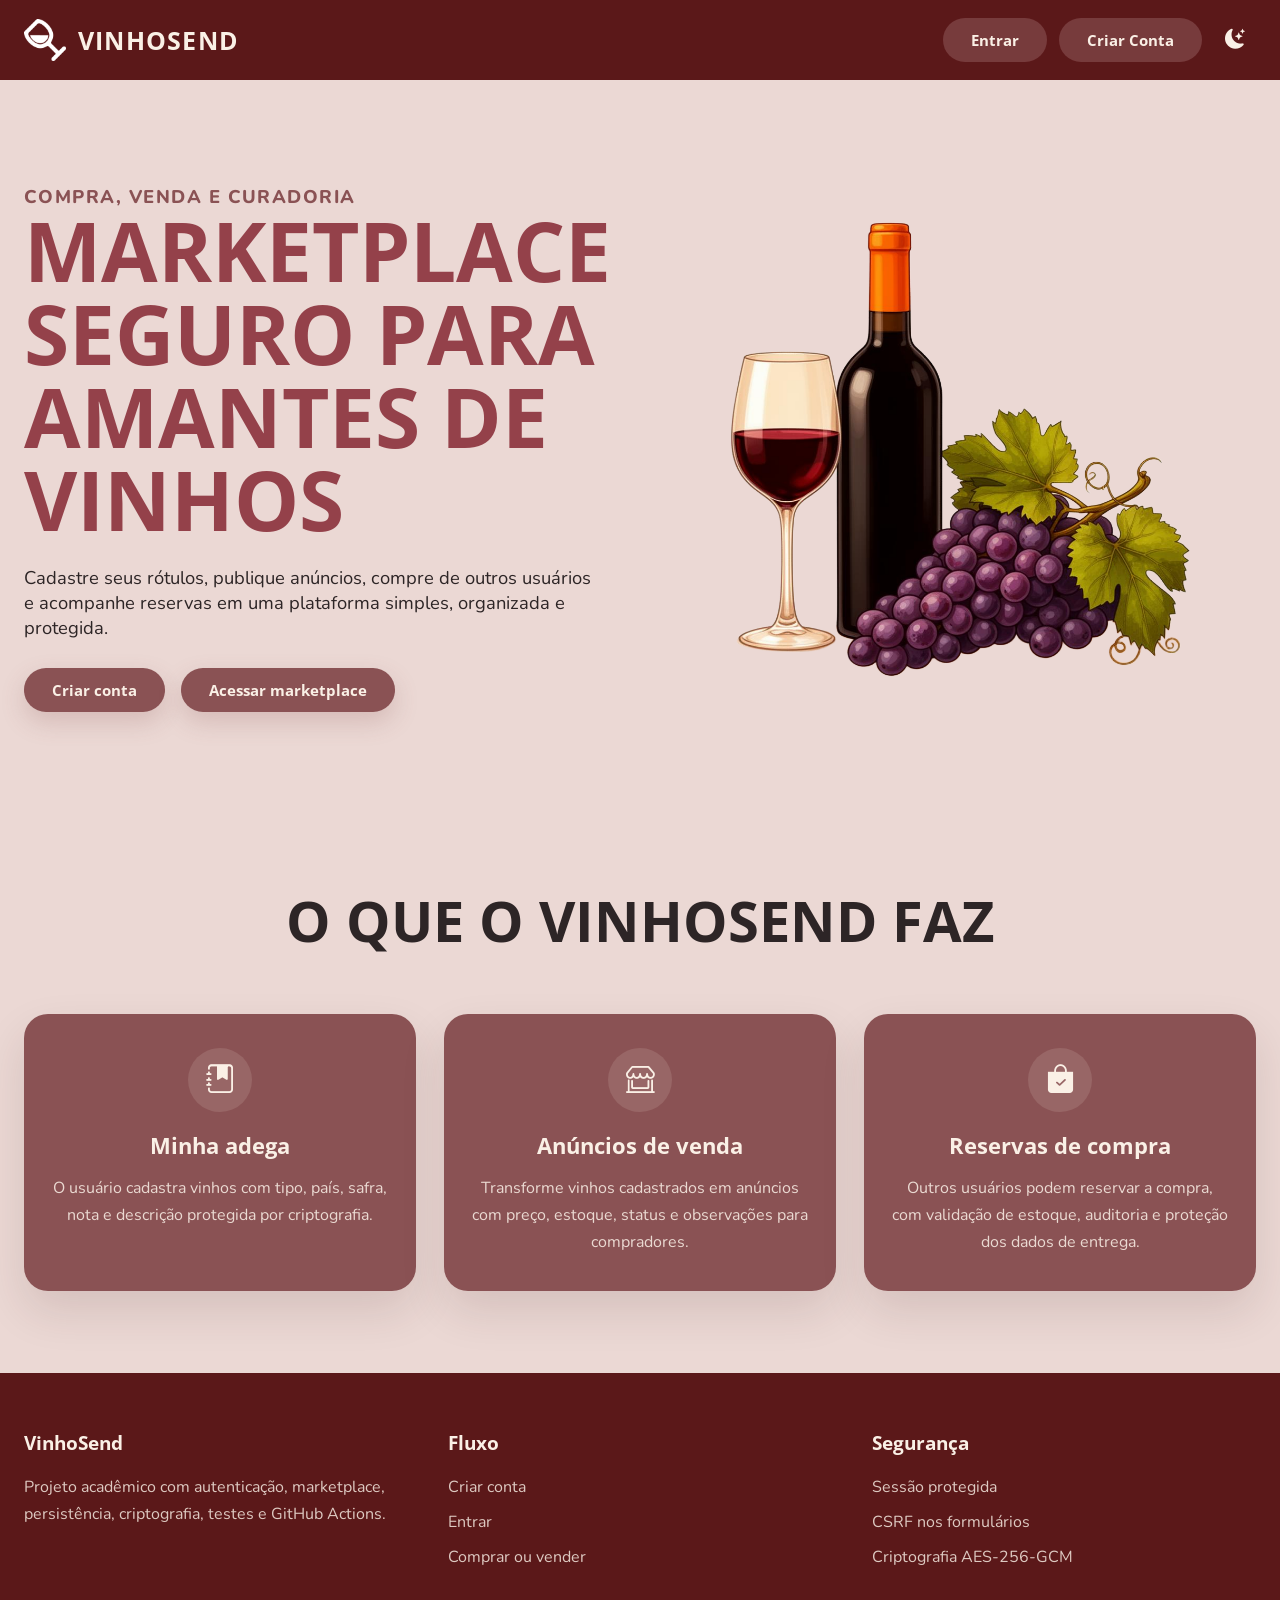
<file: index.html>
<!DOCTYPE html>
<html lang="pt-BR">
<head>
  <meta charset="UTF-8">
  <meta name="viewport" content="width=device-width, initial-scale=1.0">
  <title>VinhoSend | Marketplace de Vinhos</title>
  <meta name="description" content="VinhoSend — Marketplace seguro para cadastro, compra e venda de vinhos entre usuários.">
  <meta name="author" content="VinhoSend">
  <link rel="preconnect" href="https://fonts.googleapis.com">
  <link rel="preconnect" href="https://fonts.gstatic.com" crossorigin>
  <link href="https://fonts.googleapis.com/css2?family=Nunito:wght@400;600;700&family=Open+Sans:wght@400;600;700&display=swap" rel="stylesheet">
  <link rel="stylesheet" href="https://cdn.jsdelivr.net/npm/bootstrap-icons@1.11.3/font/bootstrap-icons.min.css">
  <link rel="stylesheet" href="styles.css">
</head>
<body>
  <div class="site-shell">
    <nav class="navbar">
      <a href="index.html" class="brand" aria-label="VinhoSend">
        <img src="assets/logo-taca-branca.svg" alt="Logo VinhoSend" class="brand-logo">
        <span class="brand-text">VinhoSend</span>
      </a>

      <div class="nav-actions">
        <a href="login.php" class="pill-btn pill-secondary">Entrar</a>
        <a href="registro.php" class="pill-btn pill-secondary">Criar Conta</a>
        <button type="button" id="themeToggle" class="theme-toggle" aria-label="Alternar tema">
          <i class="bi bi-moon-stars-fill icon-moon"></i>
          <i class="bi bi-sun-fill icon-sun"></i>
        </button>
      </div>
    </nav>

    <main>
      <section class="hero-section">
        <div class="container hero-grid">
          <div class="hero-copy fade-in-up">
            <p class="eyebrow">Compra, venda e curadoria</p>
            <h1>Marketplace seguro para amantes de vinhos</h1>
            <p>Cadastre seus rótulos, publique anúncios, compre de outros usuários e acompanhe reservas em uma plataforma simples, organizada e protegida.</p>
            <div class="hero-actions">
              <a href="registro.php" class="pill-btn pill-primary">Criar conta</a>
              <a href="login.php" class="pill-btn pill-primary">Acessar marketplace</a>
            </div>
          </div>
          <div class="hero-image-wrap fade-in-up delay-1">
            <img src="assets/wine-hero.png" alt="Garrafa de vinho com taça e uvas" class="hero-image">
          </div>
        </div>
      </section>

      <section id="features" class="features-section">
        <div class="container">
          <h2>O que o VinhoSend faz</h2>
          <div class="features-grid">
            <article class="feature-card fade-in-up">
              <div class="feature-icon" aria-hidden="true"><i class="bi bi-journal-bookmark-fill"></i></div>
              <h3>Minha adega</h3>
              <p>O usuário cadastra vinhos com tipo, país, safra, nota e descrição protegida por criptografia.</p>
            </article>
            <article class="feature-card fade-in-up delay-1">
              <div class="feature-icon" aria-hidden="true"><i class="bi bi-shop-window"></i></div>
              <h3>Anúncios de venda</h3>
              <p>Transforme vinhos cadastrados em anúncios com preço, estoque, status e observações para compradores.</p>
            </article>
            <article class="feature-card fade-in-up delay-2">
              <div class="feature-icon" aria-hidden="true"><i class="bi bi-bag-check-fill"></i></div>
              <h3>Reservas de compra</h3>
              <p>Outros usuários podem reservar a compra, com validação de estoque, auditoria e proteção dos dados de entrega.</p>
            </article>
          </div>
        </div>
      </section>
    </main>

    <footer class="footer-main">
      <div class="container footer-grid">
        <div>
          <h3>VinhoSend</h3>
          <p>Projeto acadêmico com autenticação, marketplace, persistência, criptografia, testes e GitHub Actions.</p>
        </div>
        <div>
          <h3>Fluxo</h3>
          <ul>
            <li><a href="registro.php">Criar conta</a></li>
            <li><a href="login.php">Entrar</a></li>
            <li><a href="login.php">Comprar ou vender</a></li>
          </ul>
        </div>
        <div>
          <h3>Segurança</h3>
          <ul>
            <li><a href="login.php">Sessão protegida</a></li>
            <li><a href="login.php">CSRF nos formulários</a></li>
            <li><a href="login.php">Criptografia AES-256-GCM</a></li>
          </ul>
        </div>
      </div>
    </footer>
  </div>

  <script src="script.js"></script>
</body>
</html>
</file>
<file: styles.css>
:root {
  --background: #ebd8d4;
  --foreground: #2d2526;
  --primary: #8a5254;
  --primary-foreground: #faf0e6;
  --secondary: #5b1819;
  --secondary-foreground: #faf0e6;
  --muted: #e0cac4;
  --muted-foreground: #69585a;
  --accent: #94414a;
  --border: #d8c0b9;
  --ring: rgba(138, 82, 84, 0.25);
  --shadow: 0 20px 45px rgba(58, 22, 24, 0.12);
  --shadow-soft: 0 10px 25px rgba(58, 22, 24, 0.08);
  --radius: 18px;
}

html.dark {
  --background: #2d2526;
  --foreground: #faf0e6;
  --primary: #9f595f;
  --primary-foreground: #faf0e6;
  --secondary: #4f1517;
  --secondary-foreground: #faf0e6;
  --muted: #3b3132;
  --muted-foreground: #cfbcb6;
  --accent: #b56069;
  --border: #4b3f40;
  --ring: rgba(181, 96, 105, 0.25);
  --shadow: 0 20px 45px rgba(0, 0, 0, 0.28);
  --shadow-soft: 0 10px 25px rgba(0, 0, 0, 0.16);
}

* { box-sizing: border-box; }
html { scroll-behavior: smooth; }
body {
  margin: 0;
  background: var(--background);
  color: var(--foreground);
  font-family: 'Nunito', sans-serif;
}

a { color: inherit; text-decoration: none; }
button, input { font: inherit; }
button { cursor: pointer; }
img { max-width: 100%; display: block; }

.site-shell {
  min-height: 100vh;
  display: flex;
  flex-direction: column;
}

.container {
  width: min(1280px, calc(100% - 48px));
  margin: 0 auto;
}

.navbar {
  background: var(--secondary);
  color: var(--secondary-foreground);
  padding: 18px 24px;
  display: flex;
  align-items: center;
  justify-content: space-between;
  gap: 20px;
}

.brand {
  display: inline-flex;
  align-items: center;
  gap: 12px;
}

.brand-logo {
  width: 42px;
  height: 42px;
  display: block;
  object-fit: contain;
  flex-shrink: 0;
}

.brand-text {
  font-family: 'Open Sans', sans-serif;
  font-weight: 700;
  font-size: 1.55rem;
  letter-spacing: 0.05em;
  text-transform: uppercase;
}

.nav-actions {
  display: flex;
  align-items: center;
  gap: 12px;
  flex-wrap: wrap;
}

.pill-btn {
  border: 0;
  border-radius: 999px;
  padding: 12px 28px;
  font-family: 'Open Sans', sans-serif;
  font-weight: 700;
  font-size: 0.95rem;
  transition: transform .2s ease, opacity .2s ease, background-color .2s ease, box-shadow .2s ease;
  display: inline-flex;
  align-items: center;
  justify-content: center;
  gap: 10px;
}

.pill-btn:hover { transform: translateY(-1px); }

.pill-primary {
  background: var(--primary);
  color: var(--primary-foreground);
  box-shadow: 0 10px 24px rgba(138, 82, 84, 0.22);
}

.pill-primary:hover { opacity: .93; }

.pill-secondary {
  background: rgba(138, 82, 84, 0.6);
  color: var(--secondary-foreground);
}

.pill-secondary:hover,
.pill-secondary.is-active { background: var(--primary); }

.theme-toggle {
  width: 42px;
  height: 42px;
  border-radius: 999px;
  border: 0;
  background: transparent;
  color: var(--secondary-foreground);
  display: inline-flex;
  align-items: center;
  justify-content: center;
  font-size: 1.15rem;
}

.theme-toggle i { font-size: 1.25rem; }
html:not(.dark) .icon-sun,
html.dark .icon-moon { display: none; }

.hero-section {
  min-height: 80vh;
  display: flex;
  align-items: center;
  padding: 56px 0 40px;
}

.hero-grid {
  display: grid;
  grid-template-columns: 1fr 1fr;
  gap: 32px;
  align-items: center;
}

.hero-copy h1,
.features-section h2,
.auth-card h1,
.footer-main h3 {
  font-family: 'Open Sans', sans-serif;
  font-weight: 700;
}

.hero-copy h1 {
  margin: 0 0 24px;
  font-size: clamp(2.8rem, 7vw, 5.1rem);
  line-height: 1.02;
  text-transform: uppercase;
  color: var(--accent);
}

.hero-copy p {
  margin: 0;
  font-size: 1.15rem;
  max-width: 580px;
}

.hero-actions {
  display: flex;
  gap: 16px;
  margin-top: 28px;
  flex-wrap: wrap;
}

.hero-image-wrap {
  display: flex;
  justify-content: center;
}

.hero-image {
  width: 100%;
  max-width: 540px;
  object-fit: contain;
}

.features-section { padding: 82px 0; }

.features-section h2 {
  margin: 0 0 56px;
  text-align: center;
  font-size: clamp(2rem, 5vw, 3.5rem);
  text-transform: uppercase;
}

.features-grid {
  display: grid;
  grid-template-columns: repeat(3, 1fr);
  gap: 28px;
}

.feature-card {
  background: var(--primary);
  color: var(--primary-foreground);
  border-radius: 24px;
  padding: 34px 28px;
  text-align: center;
  box-shadow: var(--shadow);
}

.feature-icon {
  width: 64px;
  height: 64px;
  margin: 0 auto 18px;
  border-radius: 50%;
  display: inline-flex;
  align-items: center;
  justify-content: center;
  background: rgba(250, 240, 230, 0.12);
}

.feature-icon i {
  font-size: 1.8rem;
  color: var(--primary-foreground);
}

.feature-card h3 {
  margin: 0 0 14px;
  font-family: 'Open Sans', sans-serif;
  font-size: 1.4rem;
}

.feature-card p {
  margin: 0;
  color: rgba(250, 240, 230, 0.86);
  line-height: 1.7;
}

.footer-main {
  margin-top: auto;
  background: var(--secondary);
  color: var(--secondary-foreground);
  padding: 56px 0;
}

.footer-grid {
  display: grid;
  grid-template-columns: repeat(3, 1fr);
  gap: 40px;
}

.footer-main h3 {
  margin: 0 0 18px;
  font-size: 1.2rem;
}

.footer-main p,
.footer-main li,
.footer-auth {
  color: rgba(250, 240, 230, 0.82);
  line-height: 1.7;
}

.footer-main ul {
  list-style: none;
  margin: 0;
  padding: 0;
}

.footer-main li + li { margin-top: 8px; }
.footer-main a:hover { color: #fff; }

.auth-main {
  flex: 1;
  display: flex;
  align-items: center;
  justify-content: center;
  padding: 64px 24px;
}

.auth-card {
  width: min(100%, 470px);
  background: transparent;
}

.auth-card h1 {
  margin: 0 0 10px;
  text-align: center;
  color: var(--accent);
  font-size: clamp(2.1rem, 5vw, 3rem);
}

.auth-card > p {
  margin: 0 0 34px;
  text-align: center;
  color: var(--muted-foreground);
}

.auth-form { display: grid; gap: 18px; }

.form-group { display: grid; gap: 8px; }

.form-group label {
  font-family: 'Open Sans', sans-serif;
  font-size: 0.92rem;
  font-weight: 700;
}

.form-group input {
  width: 100%;
  border: 1px solid var(--border);
  background: var(--muted);
  color: var(--foreground);
  border-radius: 14px;
  padding: 14px 16px;
  outline: none;
  transition: border-color .2s ease, box-shadow .2s ease;
}

.form-group input:focus {
  border-color: var(--primary);
  box-shadow: 0 0 0 4px var(--ring);
}

.password-wrap { position: relative; }
.password-wrap input { padding-right: 52px; }

.password-toggle {
  position: absolute;
  right: 12px;
  top: 50%;
  transform: translateY(-50%);
  width: 34px;
  height: 34px;
  border: 0;
  border-radius: 10px;
  background: transparent;
  color: var(--muted-foreground);
  display: inline-flex;
  align-items: center;
  justify-content: center;
}

.password-toggle i { font-size: 1.1rem; }
.submit-btn { width: 100%; margin-top: 6px; }

.auth-switch {
  margin-top: 22px;
  text-align: center;
  color: var(--muted-foreground);
}

.text-link {
  border: 0;
  background: transparent;
  color: var(--accent);
  font-weight: 700;
  padding: 0;
}

.footer-auth {
  background: var(--secondary);
  text-align: center;
  padding: 24px;
  font-size: 0.95rem;
}

.fade-in-up {
  opacity: 0;
  animation: fadeInUp .8s ease forwards;
}
.delay-1 { animation-delay: .12s; }
.delay-2 { animation-delay: .24s; }

@keyframes fadeInUp {
  from { opacity: 0; transform: translateY(18px); }
  to { opacity: 1; transform: translateY(0); }
}

@media (max-width: 980px) {
  .hero-grid,
  .features-grid,
  .footer-grid {
    grid-template-columns: 1fr;
  }

  .hero-copy { text-align: center; }
  .hero-copy p { margin: 0 auto; }
  .hero-actions { justify-content: center; }
}

@media (max-width: 680px) {
  .navbar {
    padding: 16px 18px;
    flex-direction: column;
    align-items: flex-start;
  }

  .nav-actions { width: 100%; }
  .nav-actions .pill-btn { flex: 1; }
  .container { width: min(100% - 32px, 1280px); }
  .hero-section { padding-top: 42px; }
  .features-section { padding: 62px 0; }
}


.alerta {
  padding: 12px 14px;
  border-radius: 14px;
  margin: 14px 0;
  font-weight: 700;
}
.alerta-sucesso {
  background: rgba(32, 130, 91, 0.15);
  color: #1d6d4d;
  border: 1px solid rgba(32, 130, 91, 0.30);
}
.alerta-erro {
  background: rgba(160, 38, 51, 0.14);
  color: #8f2230;
  border: 1px solid rgba(160, 38, 51, 0.28);
}
.painel-main {
  padding: 42px 0 70px;
  flex: 1;
}
.painel-header {
  display: flex;
  justify-content: space-between;
  align-items: flex-start;
  gap: 24px;
  margin-bottom: 28px;
}
.painel-header h1 {
  font-size: clamp(2rem, 4vw, 3.5rem);
  margin: 0 0 8px;
}
.eyebrow {
  color: var(--primary);
  font-weight: 800;
  text-transform: uppercase;
  letter-spacing: .08em;
  margin: 0 0 8px;
}
.painel-grid {
  display: grid;
  grid-template-columns: minmax(320px, 430px) 1fr;
  gap: 24px;
  align-items: start;
}
.painel-card {
  background: rgba(255, 255, 255, 0.35);
  border: 1px solid var(--border);
  border-radius: var(--radius);
  box-shadow: var(--shadow-soft);
  padding: 24px;
}
html.dark .painel-card {
  background: rgba(255, 255, 255, 0.04);
}
.painel-card h2 {
  margin-top: 0;
}
.form-row {
  display: grid;
  grid-template-columns: 1fr 1fr;
  gap: 14px;
}
select, textarea {
  width: 100%;
  border: 1px solid var(--border);
  border-radius: 14px;
  padding: 12px 14px;
  background: var(--background);
  color: var(--foreground);
  outline: none;
}
textarea {
  resize: vertical;
}
.table-wrap {
  width: 100%;
  overflow-x: auto;
}
.tabela-vinhos {
  width: 100%;
  border-collapse: collapse;
}
.tabela-vinhos th, .tabela-vinhos td {
  padding: 12px 10px;
  border-bottom: 1px solid var(--border);
  text-align: left;
  vertical-align: middle;
}
.tabela-vinhos th {
  color: var(--primary);
  font-weight: 800;
}
.acoes {
  display: flex;
  gap: 10px;
  align-items: center;
}
.acoes form {
  margin: 0;
}
.table-link, .table-danger {
  border: none;
  background: transparent;
  color: var(--primary);
  font-weight: 800;
  padding: 0;
}
.table-danger {
  color: #a02633;
}
.empty-state {
  border: 1px dashed var(--border);
  border-radius: 14px;
  padding: 18px;
  color: var(--muted-foreground);
}
@media (max-width: 900px) {
  .painel-header, .painel-grid {
    grid-template-columns: 1fr;
    display: grid;
  }
  .form-row {
    grid-template-columns: 1fr;
  }
}

.market-grid {
  display: grid;
  grid-template-columns: repeat(auto-fit, minmax(280px, 1fr));
  gap: 18px;
}
.market-card {
  border: 1px solid var(--border);
  border-radius: 20px;
  padding: 20px;
  background: rgba(255, 255, 255, 0.38);
  box-shadow: var(--shadow-soft);
}
html.dark .market-card {
  background: rgba(255, 255, 255, 0.05);
}
.market-card h2 {
  margin: 12px 0 6px;
  font-size: 1.25rem;
}
.market-card-top {
  display: flex;
  justify-content: space-between;
  gap: 12px;
  align-items: center;
}
.market-card-top strong {
  color: var(--primary);
  white-space: nowrap;
}
.tag-vinho, .status-chip {
  display: inline-flex;
  align-items: center;
  border-radius: 999px;
  border: 1px solid var(--border);
  padding: 5px 10px;
  font-size: .82rem;
  font-weight: 800;
}
.market-meta, .market-seller {
  color: var(--muted-foreground);
  font-weight: 700;
}
.buy-form {
  display: grid;
  gap: 12px;
  margin-top: 16px;
}
.status-ativo { color: #1b7b3a; }
.status-pausado { color: #a06400; }
.status-vendido, .status-cancelada { color: #a02633; }
.status-reservada { color: var(--primary); }
.status-concluida { color: #1b7b3a; }
@media (max-width: 720px) {
  .nav-actions {
    flex-wrap: wrap;
    justify-content: flex-end;
  }
  .market-card-top {
    align-items: flex-start;
    flex-direction: column;
  }
}

.logout-form {
  display: inline-flex;
  margin: 0;
}

.logout-form button {
  font-family: inherit;
  cursor: pointer;
}

/* Fotos dos vinhos */
.field-help {
  display: block;
  margin-top: 6px;
  font-size: 0.85rem;
  color: var(--muted-text);
}

.vinho-preview {
  display: block;
  width: 140px;
  height: 110px;
  object-fit: cover;
  border-radius: 16px;
  margin-top: 12px;
  border: 1px solid rgba(255, 255, 255, 0.16);
}

.thumb-vinho,
.thumb-placeholder {
  width: 58px;
  height: 58px;
  border-radius: 14px;
  display: inline-flex;
  align-items: center;
  justify-content: center;
  object-fit: cover;
  background: rgba(255, 255, 255, 0.08);
  color: var(--muted-text);
  border: 1px solid rgba(255, 255, 255, 0.12);
}

.market-image-wrap {
  margin-bottom: 16px;
}

.market-image {
  width: 100%;
  height: 190px;
  border-radius: 20px;
  object-fit: cover;
  border: 1px solid rgba(255, 255, 255, 0.12);
  background: rgba(255, 255, 255, 0.06);
}

.market-image.placeholder {
  display: flex;
  flex-direction: column;
  align-items: center;
  justify-content: center;
  gap: 8px;
  color: var(--muted-text);
}

.market-image.placeholder i {
  font-size: 2rem;
}

/* Area do vendedor */
.muted-text {
  color: var(--muted-foreground);
}
.seller-summary {
  display: grid;
  grid-template-columns: repeat(auto-fit, minmax(180px, 1fr));
  gap: 14px;
  margin-bottom: 18px;
}
.seller-stat {
  border: 1px solid var(--border);
  border-radius: 18px;
  padding: 18px;
  background: rgba(255,255,255,.42);
  box-shadow: var(--shadow-soft);
}
html.dark .seller-stat {
  background: rgba(255,255,255,.05);
}
.seller-stat span {
  display: block;
  color: var(--muted-foreground);
  font-weight: 800;
  font-size: .9rem;
}
.seller-stat strong {
  display: block;
  margin-top: 8px;
  font-size: 2rem;
  color: var(--primary);
}
.seller-ad-grid {
  display: grid;
  grid-template-columns: repeat(auto-fit, minmax(300px, 1fr));
  gap: 18px;
}
.seller-ad-card, .seller-request-card {
  border: 1px solid var(--border);
  border-radius: 20px;
  overflow: hidden;
  background: rgba(255,255,255,.38);
  box-shadow: var(--shadow-soft);
}
html.dark .seller-ad-card, html.dark .seller-request-card {
  background: rgba(255,255,255,.05);
}
.seller-ad-image img, .seller-ad-image .market-image {
  width: 100%;
  height: 190px;
  object-fit: cover;
  border-radius: 0;
  border: 0;
}
.seller-ad-body {
  padding: 18px;
}
.seller-ad-body h3 {
  margin: 12px 0 6px;
}
.seller-ad-actions {
  display: flex;
  gap: 10px;
  flex-wrap: wrap;
  align-items: center;
  margin-top: 14px;
}
.pill-danger {
  color: #a02633;
  background: rgba(160, 38, 51, .12);
}
.seller-request-list {
  display: grid;
  gap: 14px;
}
.seller-request-card {
  display: grid;
  grid-template-columns: 110px 1fr;
  gap: 16px;
  padding: 14px;
}
.request-photo img, .request-photo .thumb-placeholder {
  width: 110px;
  height: 110px;
  border-radius: 16px;
  object-fit: cover;
}
.request-title-row {
  display: flex;
  justify-content: space-between;
  gap: 12px;
  align-items: flex-start;
}
.request-title-row h3 {
  margin: 0;
}
.request-info p {
  margin: 8px 0;
}
.request-note {
  color: var(--muted-foreground);
  font-weight: 700;
}
.status-enviada { color: #0f65a8; }
@media (max-width: 720px) {
  .seller-request-card {
    grid-template-columns: 1fr;
  }
  .request-photo img, .request-photo .thumb-placeholder {
    width: 100%;
    height: 180px;
  }
  .request-title-row {
    flex-direction: column;
  }
}

/* Menu único do cabeçalho */
.brand-block { display: flex; flex-direction: column; line-height: 1.1; }
.brand-subtitle { font-size: .82rem; color: rgba(250, 240, 230, .78); letter-spacing: .03em; }
.nav-actions-dropdown { position: relative; flex-wrap: nowrap; }
.menu-dropdown { position: relative; }
.menu-button i { transition: transform .2s ease; }
.menu-dropdown.is-open .menu-button i { transform: rotate(180deg); }
.menu-panel {
  position: absolute;
  right: 0;
  top: calc(100% + 10px);
  width: 230px;
  background: color-mix(in srgb, var(--secondary) 86%, #000 14%);
  border: 1px solid rgba(250, 240, 230, .16);
  border-radius: 16px;
  padding: 10px;
  box-shadow: var(--shadow);
  display: none;
  z-index: 50;
}
.menu-dropdown.is-open .menu-panel { display: block; }
.menu-item {
  width: 100%;
  border: 0;
  background: transparent;
  color: var(--secondary-foreground);
  display: flex;
  align-items: center;
  gap: 12px;
  padding: 12px 14px;
  border-radius: 12px;
  font-weight: 700;
  text-align: left;
}
.menu-item:hover, .menu-item.is-active { background: rgba(250, 240, 230, .12); }
.menu-item i { font-size: 1.1rem; opacity: .9; }
.menu-logout-form { margin: 8px 0 0; padding-top: 8px; border-top: 1px solid rgba(250, 240, 230, .16); }
.menu-logout { cursor: pointer; font-family: 'Nunito', sans-serif; }

/* Marketplace com links e nota */
.marketplace-layout {
  display: grid;
  grid-template-columns: 320px 1fr;
  gap: 24px;
  align-items: start;
}
.side-info-card,
.useful-card,
.invoice-card,
.purchase-card {
  background: color-mix(in srgb, var(--muted) 76%, transparent);
  border: 1px solid var(--border);
  border-radius: 22px;
  box-shadow: var(--shadow-soft);
}
.side-info-card { padding: 22px; position: sticky; top: 18px; }
.side-info-title { display: flex; align-items: center; gap: 12px; margin-bottom: 8px; }
.side-info-title i {
  width: 42px; height: 42px; border-radius: 14px;
  display: inline-flex; align-items: center; justify-content: center;
  background: var(--primary); color: var(--primary-foreground); font-size: 1.25rem;
}
.side-info-title h2 { margin: 0; }
.side-link {
  margin-top: 10px;
  padding: 14px;
  display: grid;
  grid-template-columns: 34px 1fr 18px;
  gap: 10px;
  align-items: center;
  background: rgba(255,255,255,.12);
  border: 1px solid var(--border);
  border-radius: 14px;
  font-weight: 700;
}
.side-link:hover { transform: translateY(-1px); }
.side-contact-title { margin-top: 24px; }
.side-contact-button { width: 100%; margin-top: 8px; }
.marketplace-main-card { min-width: 0; }
.section-title-row { display: flex; justify-content: space-between; gap: 16px; align-items: center; margin-bottom: 18px; }
.section-title-row h2 { margin: 0 0 4px; }
.market-grid-wide { grid-template-columns: repeat(auto-fit, minmax(310px, 1fr)); }
.enhanced-market-card { overflow: hidden; }
.readonly-money {
  min-height: 48px;
  border: 1px solid var(--border);
  border-radius: 14px;
  padding: 13px 14px;
  display: flex;
  align-items: center;
  justify-content: flex-end;
  font-weight: 800;
  background: rgba(255,255,255,.1);
}
.order-form select { width: 100%; }

/* Links úteis e contato */
.useful-grid {
  display: grid;
  grid-template-columns: repeat(3, 1fr);
  gap: 22px;
}
.useful-card { padding: 26px; }
.useful-card i {
  width: 48px; height: 48px; border-radius: 15px;
  background: var(--primary); color: var(--primary-foreground);
  display: inline-flex; align-items: center; justify-content: center;
  font-size: 1.35rem; margin-bottom: 14px;
}
.useful-card h2 { margin: 0 0 10px; }
.useful-card p { margin: 0; line-height: 1.65; color: var(--muted-foreground); }
.contact-layout { display: grid; grid-template-columns: 1.3fr .7fr; gap: 24px; align-items: start; }
.contact-info p { line-height: 1.7; }

/* Compras e nota fiscal */
.purchase-cards { display: grid; gap: 18px; }
.purchase-card { display: grid; grid-template-columns: 190px 1fr; overflow: hidden; }
.purchase-photo { min-height: 210px; background: rgba(0,0,0,.08); display: flex; align-items: center; justify-content: center; }
.purchase-photo img { width: 100%; height: 100%; object-fit: cover; }
.purchase-info { padding: 22px; }
.invoice-page { display: flex; justify-content: center; }
.invoice-card { width: min(880px, 100%); padding: 34px; background: var(--background); }
.invoice-top { display: flex; justify-content: space-between; gap: 20px; align-items: start; margin-bottom: 28px; }
.invoice-top h2 { margin: 0 0 8px; font-size: 2rem; }
.invoice-grid { display: grid; grid-template-columns: repeat(2, 1fr); gap: 18px; }
.invoice-grid-wide { grid-template-columns: repeat(4, 1fr); }
.invoice-grid span, .invoice-address span { display: block; color: var(--muted-foreground); font-size: .9rem; margin-bottom: 4px; }
.invoice-grid strong { display: block; font-size: 1.05rem; }
.invoice-grid small { display: block; color: var(--muted-foreground); margin-top: 4px; }
.invoice-line { height: 1px; background: var(--border); margin: 24px 0; }
.invoice-address { margin-top: 22px; padding: 18px; border: 1px dashed var(--border); border-radius: 16px; }
.invoice-address p { margin: 6px 0 0; line-height: 1.7; }
.status-concluida, .status-enviada, .status-reservada { text-transform: none; }

@media (max-width: 980px) {
  .marketplace-layout, .useful-grid, .contact-layout { grid-template-columns: 1fr; }
  .side-info-card { position: static; }
  .purchase-card { grid-template-columns: 1fr; }
  .purchase-photo { min-height: 220px; }
  .invoice-grid, .invoice-grid-wide { grid-template-columns: 1fr; }
}

@media print {
  .navbar, .footer-main, .no-print { display: none !important; }
  .site-shell, body { background: #fff !important; color: #111 !important; }
  .invoice-card { box-shadow: none; border: 1px solid #ddd; }
}
</file>
